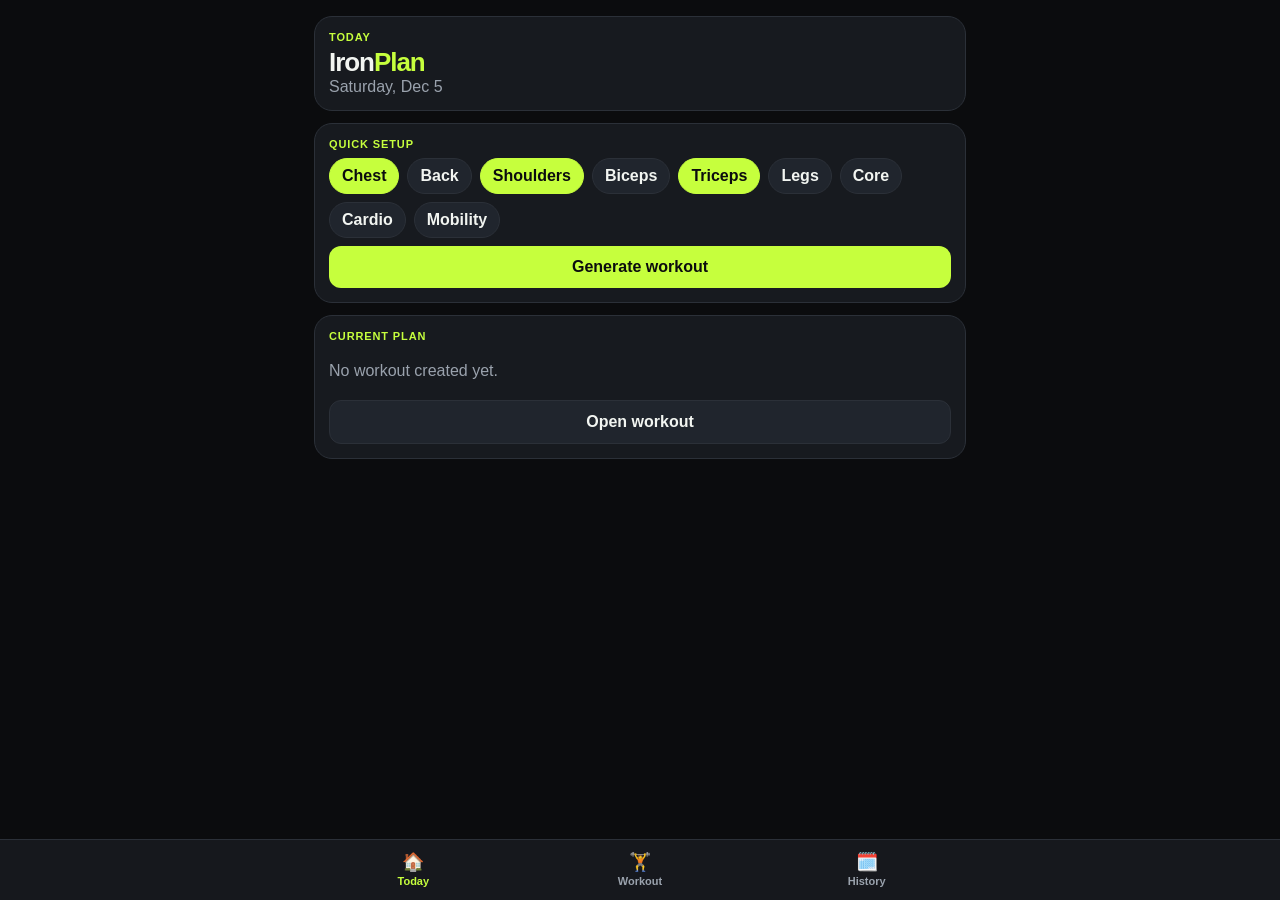
<file: index.html>
<!DOCTYPE html>
<html lang="en">
<head>
  <meta charset="utf-8" />
  <meta http-equiv="refresh" content="0; url=./ironplan.html" />
  <meta name="viewport" content="width=device-width, initial-scale=1" />
  <title>IronPlan Redirect</title>
  <style>
    :root {
      --bg: #0b0c0e;
      --card: #16181c;
      --ink: #f2f4f0;
      --mut: #8b919a;
      --line: #2a2e35;
      --acc: #c6ff3d;
    }
    body {
      margin: 0;
      min-height: 100vh;
      display: grid;
      place-items: center;
      background: var(--bg);
      color: var(--ink);
      font: 15px/1.4 -apple-system, "Segoe UI", Roboto, Helvetica, Arial, sans-serif;
    }
    .card {
      background: var(--card);
      border: 1px solid var(--line);
      border-radius: 16px;
      padding: 18px 20px;
      text-align: center;
      max-width: 420px;
      width: calc(100% - 32px);
    }
    .tag {
      color: var(--acc);
      text-transform: uppercase;
      letter-spacing: 0.1em;
      font-size: 11px;
      font-weight: 800;
    }
    a {
      color: var(--acc);
      text-decoration: none;
      font-weight: 700;
    }
  </style>
</head>
<body>
  <div class="card">
    <div class="tag">IronPlan</div>
    <h1>Redirecting…</h1>
    <p>If you are not redirected automatically, open <a href="./ironplan.html">ironplan.html</a>.</p>
  </div>
</body>
</html>
</file>
